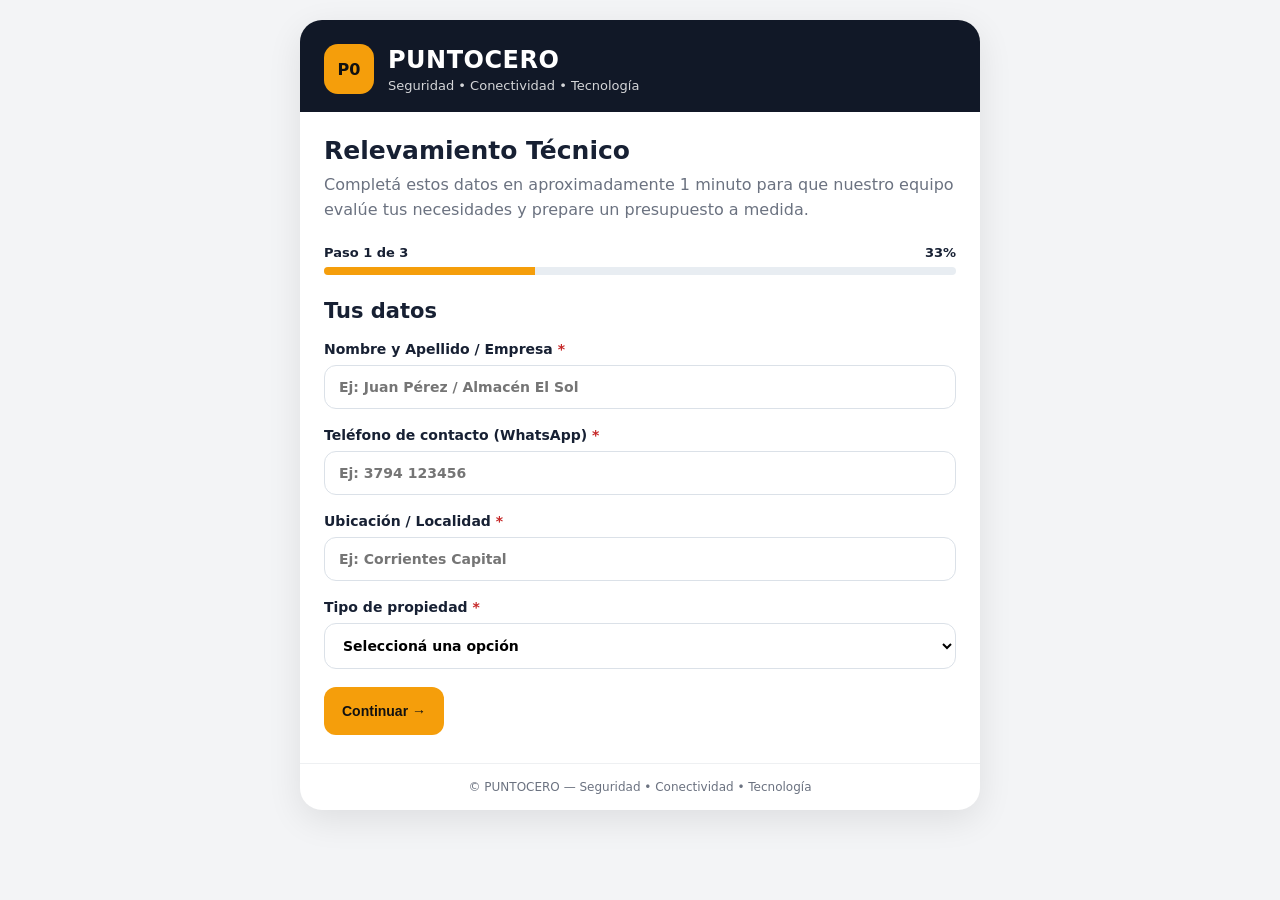
<file: relevamiento/index.html>
<!DOCTYPE html>
<html lang="es">
<head>
  <meta charset="UTF-8">
  <meta name="viewport" content="width=device-width, initial-scale=1.0">
  <meta name="description" content="Relevamiento técnico PUNTOCERO - Videovigilancia, alarmas e Internet satelital.">
  <title>Relevamiento Técnico — PUNTOCERO</title>
  <link rel="stylesheet" href="style.css">
</head>
<body>
  <main class="app">
    <section class="card">
      <header class="brand">
        <div class="brand-mark">P0</div>
        <div>
          <h1>PUNTOCERO</h1>
          <p>Seguridad • Conectividad • Tecnología</p>
        </div>
      </header>

      <div class="intro">
        <h2>Relevamiento Técnico</h2>
        <p>Completá estos datos en aproximadamente 1 minuto para que nuestro equipo evalúe tus necesidades y prepare un presupuesto a medida.</p>
      </div>

      <div class="progress-wrap">
        <div class="progress-info">
          <span id="stepText">Paso 1 de 3</span>
          <span id="progressPercent">33%</span>
        </div>
        <div class="progress"><div id="progressBar"></div></div>
      </div>

      <form id="surveyForm" novalidate>
        <!-- PASO 1 -->
        <section class="step active" data-step="1">
          <h3>Tus datos</h3>

          <label>
            Nombre y Apellido / Empresa <span>*</span>
            <input id="nombre" name="nombre" type="text" maxlength="100" placeholder="Ej: Juan Pérez / Almacén El Sol" required>
          </label>

          <label>
            Teléfono de contacto (WhatsApp) <span>*</span>
            <input id="telefono" name="telefono" type="text" maxlength="30" inputmode="tel" placeholder="Ej: 3794 123456" required>
          </label>

          <label>
            Ubicación / Localidad <span>*</span>
            <input id="localidad" name="localidad" type="text" maxlength="100" placeholder="Ej: Corrientes Capital" required>
          </label>

          <label>
            Tipo de propiedad <span>*</span>
            <select id="propiedad" name="propiedad" required>
              <option value="">Seleccioná una opción</option>
              <option>Local Comercial</option>
              <option>Casa / Residencia</option>
              <option>Depósito / Galpón / Campo</option>
              <option>Otro</option>
            </select>
          </label>

          <label id="otroPropiedadWrap" class="conditional hidden">
            ¿Qué tipo de propiedad?
            <input id="otroPropiedad" name="otroPropiedad" type="text" maxlength="100" placeholder="Ej: Oficina">
          </label>

          <button type="button" class="btn primary next">Continuar →</button>
        </section>

        <!-- PASO 2 -->
        <section class="step" data-step="2">
          <h3>Conectividad y alarma</h3>

          <fieldset>
            <legend>¿Tenés conexión a Internet en el lugar? <span>*</span></legend>
            <label class="option"><input type="radio" name="internet" value="Sí, tengo internet estable" required> Sí, tengo internet estable</label>
            <label class="option"><input type="radio" name="internet" value="Sí, pero el servicio es inestable / tiene cortes frecuentes"> Sí, pero el servicio es inestable / tiene cortes frecuentes</label>
            <label class="option"><input type="radio" name="internet" value="No, no tengo conexión de internet en el lugar"> No, no tengo conexión a internet en el lugar</label>
          </fieldset>

          <div id="starlinkWrap" class="conditional hidden">
            <fieldset>
              <legend>🛰️ ¿Te interesa cotizar Internet Satelital Starlink con PUNTOCERO?</legend>
              <p class="hint">Esta opción aparece porque indicaste que tu conexión es inestable o que no tenés Internet.</p>
              <label class="option"><input type="radio" name="starlink" value="Sí, me interesa recibir asesoramiento y cotización de Starlink"> Sí, me interesa recibir asesoramiento y cotización de Starlink</label>
              <label class="option"><input type="radio" name="starlink" value="No, por el momento me arreglo con mi servicio actual"> No, por el momento me arreglo con mi servicio actual</label>
            </fieldset>
          </div>

          <fieldset>
            <legend>¿Cuenta la propiedad con sistema de alarma o monitoreo actualmente? <span>*</span></legend>
            <label class="option"><input type="radio" name="alarma" value="No tengo alarma (Me gustaría recibir cotización)" required> No tengo alarma — Me gustaría recibir cotización</label>
            <label class="option"><input type="radio" name="alarma" value="Sí, pero quiero renovarla / integrarla con las cámaras"> Sí, pero quiero renovarla / integrarla con las cámaras</label>
            <label class="option"><input type="radio" name="alarma" value="Sí, tengo y funciona bien"> Sí, tengo y funciona bien</label>
          </fieldset>

          <div class="buttons">
            <button type="button" class="btn secondary prev">← Volver</button>
            <button type="button" class="btn primary next">Continuar →</button>
          </div>
        </section>

        <!-- PASO 3 -->
        <section class="step" data-step="3">
          <h3>Tu proyecto</h3>

          <label>
            ¿Cuántas cámaras querés colocar aproximadamente?
            <input id="camaras" name="camaras" type="number" min="0" max="999" inputmode="numeric" placeholder="Ej: 4">
          </label>
          <p class="hint">Si todavía no sabés la cantidad, podés dejarlo vacío.</p>

          <label>
            Distribución y zonas críticas a vigilar
            <textarea id="zonas" name="zonas" maxlength="1000" placeholder="Ej: Caja registradora, portón de ingreso, depósito, patio, estacionamiento..."></textarea>
          </label>

          <fieldset>
            <legend>¿Qué tipo de visión te interesa?</legend>
            <label class="option"><input type="checkbox" name="vision" value="Estándar Full HD (Visión nocturna B&N)"> Estándar Full HD — Visión nocturna B&N</label>
            <label class="option"><input type="checkbox" name="vision" value="Visión Nocturna A COLOR 24/7 (ColorVu)"> Visión nocturna <strong>A COLOR 24/7</strong> — ColorVu</label>
            <label class="option"><input type="checkbox" name="vision" value="Cámaras Móviles PTZ (Giran 360° desde el celular)"> Cámaras móviles <strong>PTZ</strong> — giran 360° desde el celular</label>
          </fieldset>

          <fieldset>
            <legend>¿Cuánto tiempo querés conservar las grabaciones?</legend>
            <label class="option"><input type="radio" name="almacenamiento" value="7 a 10 días"> 7 a 10 días</label>
            <label class="option"><input type="radio" name="almacenamiento" value="15 a 20 días"> 15 a 20 días</label>
            <label class="option"><input type="radio" name="almacenamiento" value="30 días o más"> 30 días o más</label>
          </fieldset>

          <fieldset>
            <legend>¿Cuándo te gustaría realizar la instalación? <span>*</span></legend>
            <label class="option"><input type="radio" name="urgencia" value="Inmediata (Esta semana)" required> Inmediata — Esta semana</label>
            <label class="option"><input type="radio" name="urgencia" value="Próximos 15 a 30 días"> Próximos 15 a 30 días</label>
            <label class="option"><input type="radio" name="urgencia" value="Solo evaluando costos"> Solo estoy evaluando costos</label>
          </fieldset>

          <label>
            ¿Querés contarnos algún detalle más?
            <textarea id="observaciones" name="observaciones" maxlength="1000" placeholder="Ej: quiero controlar el negocio desde el celular, necesito cubrir el fondo, etc."></textarea>
          </label>

          <div class="buttons">
            <button type="button" class="btn secondary prev">← Volver</button>
            <button type="submit" class="btn primary" id="submitBtn">📩 Enviar relevamiento</button>
          </div>
        </section>

        <div id="message" class="message hidden"></div>
      </form>

      <footer>© PUNTOCERO — Seguridad • Conectividad • Tecnología</footer>
    </section>
  </main>
  <script src="script.js"></script>
</body>
</html>
</file>
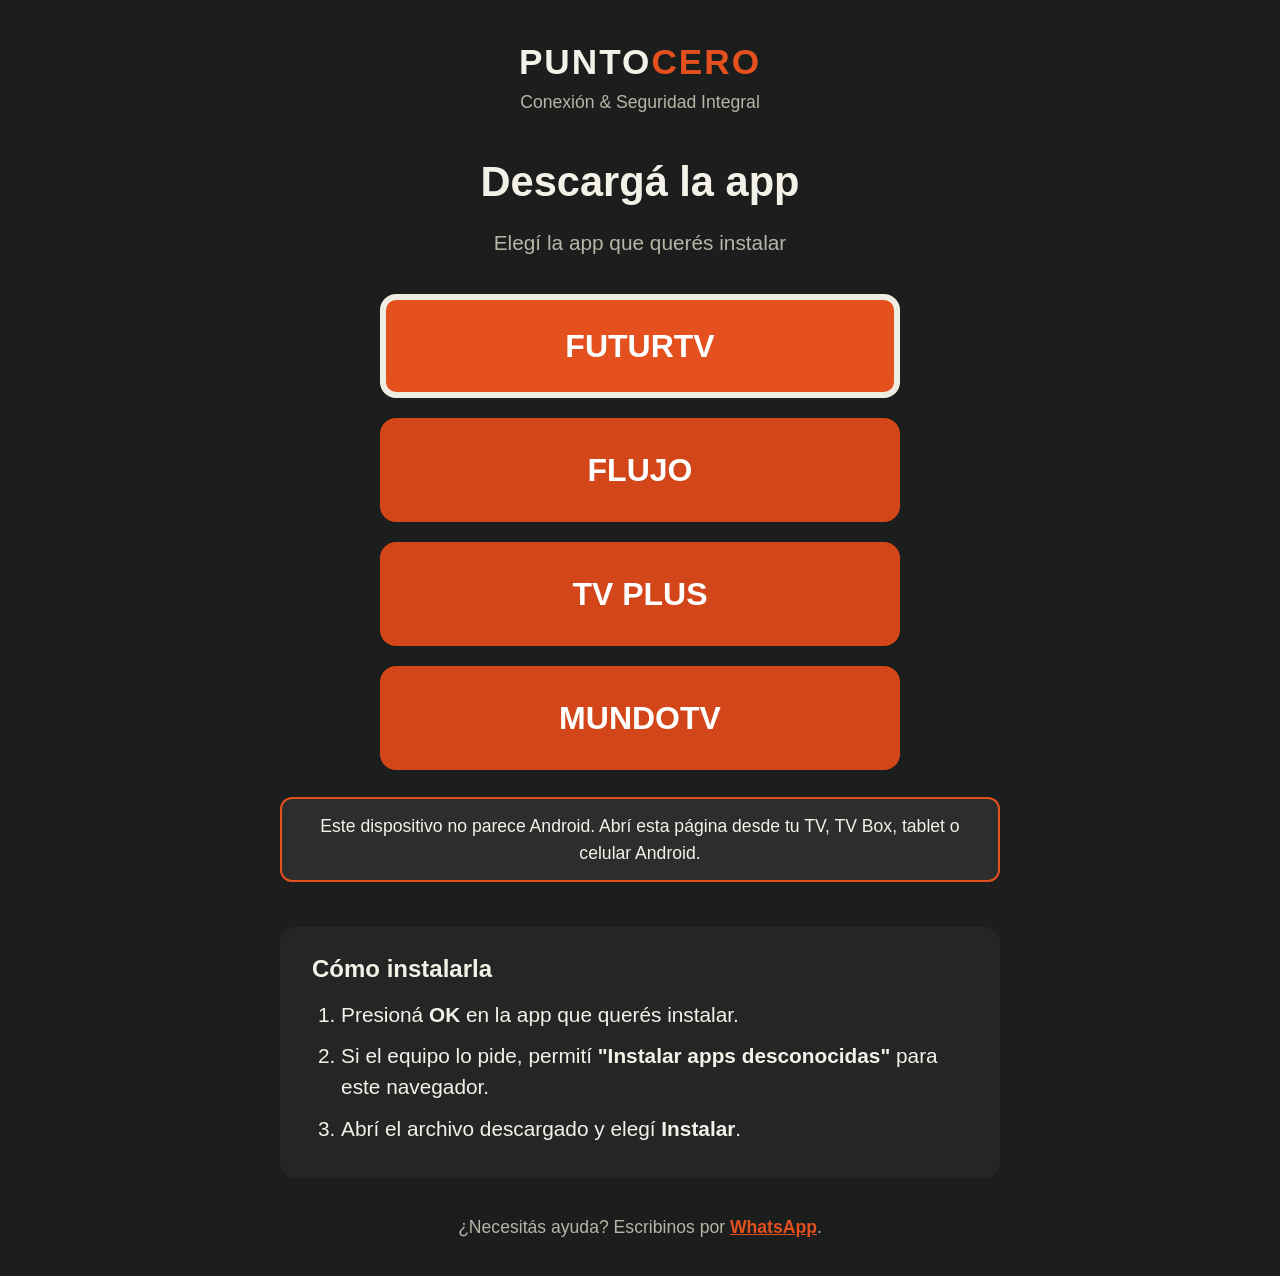
<file: tv/index.html>
<!DOCTYPE html>
<html lang="es">
<head>
  <meta charset="UTF-8">
  <meta name="viewport" content="width=device-width, initial-scale=1.0">
  <meta name="robots" content="noindex, nofollow">
  <title>Descargar app | Punto Cero</title>
  <!-- Página liviana y sin dependencias externas, pensada para navegadores de TV y control remoto -->
  <style>
    * { margin: 0; padding: 0; box-sizing: border-box; }
    html, body { min-height: 100%; }
    body {
      font-family: Arial, Helvetica, sans-serif;
      background: #1c1e1d;
      color: #f4f1e8;
      line-height: 1.5;
      text-align: center;
      padding: 4vh 5vw;
    }
    .brand { font-size: 2.2rem; font-weight: 800; letter-spacing: 2px; }
    .brand span { color: #e4501e; }
    .tagline { color: #b8b4a7; font-size: 1.1rem; margin-bottom: 4vh; }
    h1 { font-size: 2.6rem; margin-bottom: 1.5vh; }
    .version { color: #b8b4a7; font-size: 1.3rem; margin-bottom: 4vh; }

    /* Botón grande y con foco bien visible para manejar con el control remoto */
    .btn {
      display: block;
      max-width: 520px;
      margin: 0 auto 20px;
      background: #d24619;
      color: #fff;
      font-size: 2rem;
      font-weight: 800;
      text-decoration: none;
      padding: 22px 40px;
      border-radius: 16px;
      border: 6px solid transparent;
    }
    .btn:focus, .btn:hover {
      background: #e4501e;
      border-color: #efece1;
      outline: none;
    }

    .aviso {
      display: none;
      background: #2b2e2c;
      border: 2px solid #e4501e;
      border-radius: 12px;
      max-width: 720px;
      margin: 3vh auto 0;
      padding: 14px 20px;
      font-size: 1.1rem;
    }

    .pasos {
      max-width: 720px;
      margin: 5vh auto 0;
      text-align: left;
      background: #232625;
      border-radius: 16px;
      padding: 24px 32px;
      font-size: 1.3rem;
    }
    .pasos h2 { font-size: 1.5rem; margin-bottom: 12px; }
    .pasos ol { padding-left: 1.4em; }
    .pasos li { margin-bottom: 10px; }
    .ayuda { margin-top: 4vh; font-size: 1.1rem; color: #b8b4a7; }
    .ayuda a { color: #e4501e; font-weight: 700; }
  </style>
</head>
<body>
  <div class="brand">PUNTO<span>CERO</span></div>
  <p class="tagline">Conexión &amp; Seguridad Integral</p>

  <h1>Descargá la app</h1>
  <p class="version">Elegí la app que querés instalar</p>

  <!-- Cada botón apunta a un atajo que redirige al archivo (ver archivo _redirects en la raíz) -->
  <a id="dl" class="btn" href="/futurtv">FUTURTV</a>
  <a class="btn" href="/flujo">FLUJO</a>
  <a class="btn" href="/tvplus">TV PLUS</a>
  <a class="btn" href="/mundotv">MUNDOTV</a>

  <p id="aviso" class="aviso">
    Este dispositivo no parece Android. Abrí esta página desde tu TV, TV Box, tablet o celular Android.
  </p>

  <div class="pasos">
    <h2>Cómo instalarla</h2>
    <ol>
      <li>Presioná <strong>OK</strong> en la app que querés instalar.</li>
      <li>Si el equipo lo pide, permití <strong>"Instalar apps desconocidas"</strong> para este navegador.</li>
      <li>Abrí el archivo descargado y elegí <strong>Instalar</strong>.</li>
    </ol>
  </div>

  <p class="ayuda">
    ¿Necesitás ayuda? Escribinos por
    <a href="https://wa.me/543782460914" target="_blank" rel="noopener">WhatsApp</a>.
  </p>

  <script>
    // Deja el botón seleccionado para que alcance con presionar OK en el control remoto
    try {
      document.getElementById('dl').focus();
      if (!/Android/i.test(navigator.userAgent)) {
        document.getElementById('aviso').style.display = 'block';
      }
    } catch (e) { /* sin JS la página sigue funcionando */ }

    // Control remoto en modo flechas: algunos navegadores de TV desplazan toda la página
    // con arriba/abajo en vez de pasar de un botón al otro. Acá se mueve la selección
    // entre botones; en el primero y el último se deja el desplazamiento normal.
    try {
      var botones = Array.prototype.slice.call(document.querySelectorAll('a.btn'));
      document.addEventListener('keydown', function (e) {
        var k = e.keyCode;
        var i = botones.indexOf(document.activeElement);
        if (k === 40 || k === 38) {            // flecha abajo / arriba
          var n = i === -1 ? 0 : i + (k === 40 ? 1 : -1);
          if (n >= 0 && n < botones.length) {
            e.preventDefault();
            botones[n].focus();
            if (botones[n].scrollIntoView) { botones[n].scrollIntoView({ block: 'center' }); }
          }
        } else if ((k === 13 || k === 23) && i !== -1) {   // OK / Enter
          e.preventDefault();
          botones[i].click();
        }
      });
    } catch (e) { /* sin JS la página sigue funcionando */ }
  </script>
</body>
</html>
</file>
<file: relevamiento/style.css>
:root{
  /* Cambiá estos 3 valores para adaptar el formulario a los colores exactos de PUNTOCERO */
  --brand:#111827;
  --accent:#f59e0b;
  --accent-dark:#d97706;
  --bg:#f3f4f6;
  --text:#172033;
  --muted:#6b7280;
  --border:#dbe1e8;
  --white:#ffffff;
  --success:#16834a;
  --danger:#c62828;
}
*{box-sizing:border-box}
body{
  margin:0;
  font-family:Inter,system-ui,-apple-system,BlinkMacSystemFont,"Segoe UI",sans-serif;
  background:var(--bg);
  color:var(--text);
}
.app{min-height:100vh;padding:20px 12px;display:flex;justify-content:center;align-items:flex-start}
.card{
  width:100%;max-width:680px;background:var(--white);border-radius:22px;
  box-shadow:0 10px 35px rgba(0,0,0,.09);overflow:hidden;
}
.brand{display:flex;gap:14px;align-items:center;padding:24px 24px 18px;background:var(--brand);color:white}
.brand-mark{width:50px;height:50px;border-radius:14px;background:var(--accent);display:grid;place-items:center;font-weight:900;color:#111}
.brand h1{margin:0;font-size:24px;letter-spacing:.5px}
.brand p{margin:4px 0 0;font-size:13px;opacity:.82}
.intro{padding:24px 24px 8px}
.intro h2{margin:0 0 8px;font-size:25px}
.intro p{margin:0;color:var(--muted);line-height:1.55}
.progress-wrap{padding:14px 24px 4px}
.progress-info{display:flex;justify-content:space-between;font-size:13px;font-weight:700;margin-bottom:7px}
.progress{height:8px;background:#e8edf2;border-radius:20px;overflow:hidden}
#progressBar{height:100%;width:33.33%;background:var(--accent);transition:width .25s ease}
.step{display:none;padding:20px 24px 28px}
.step.active{display:block}
.step h3{font-size:21px;margin:0 0 18px}
label,fieldset{display:block;margin-bottom:18px}
label{font-weight:700;font-size:14px}
label>span,legend span{color:var(--danger)}
input[type=text],input[type=number],select,textarea{
  width:100%;margin-top:8px;border:1px solid var(--border);border-radius:12px;
  padding:13px 14px;font:inherit;background:#fff;outline:none;transition:.15s;
}
textarea{min-height:110px;resize:vertical}
input:focus,select:focus,textarea:focus{border-color:var(--accent);box-shadow:0 0 0 3px rgba(245,158,11,.13)}
fieldset{border:0;padding:0}
legend{font-weight:800;font-size:14px;margin-bottom:10px}
.option{
  display:flex;align-items:flex-start;gap:10px;font-weight:500;padding:11px 12px;
  border:1px solid var(--border);border-radius:11px;margin-bottom:8px;cursor:pointer;
}
.option:hover{border-color:var(--accent)}
.option input{margin-top:3px;accent-color:var(--accent)}
.hint{font-size:12px;color:var(--muted);margin:-10px 0 16px;line-height:1.45}
.conditional{padding:14px;border-radius:14px;background:#fff9eb;border:1px solid #f4d58b}
.hidden{display:none!important}
.buttons{display:flex;gap:10px;margin-top:10px}
.btn{
  border:0;border-radius:12px;padding:14px 18px;font-weight:800;font-size:14px;cursor:pointer;
  min-height:48px;transition:transform .1s,opacity .1s;
}
.btn:active{transform:scale(.98)}
.btn.primary{background:var(--accent);color:#111}
.btn.primary:hover{background:var(--accent-dark)}
.btn.secondary{background:#edf0f3;color:#263041}
.buttons .btn{flex:1}
.message{margin:0 24px 24px;padding:18px;border-radius:14px;line-height:1.5}
.message.success{background:#eaf8f0;color:#116438;border:1px solid #b8e4c9}
.message.error{background:#fff0f0;color:#8f1f1f;border:1px solid #f2bcbc}
footer{text-align:center;padding:16px;color:var(--muted);font-size:12px;border-top:1px solid #eef0f2}
@media(max-width:480px){
  .app{padding:0}
  .card{border-radius:0;min-height:100vh}
  .brand,.intro,.progress-wrap,.step{padding-left:18px;padding-right:18px}
  .brand h1{font-size:21px}
  .intro h2{font-size:22px}
}
</file>
